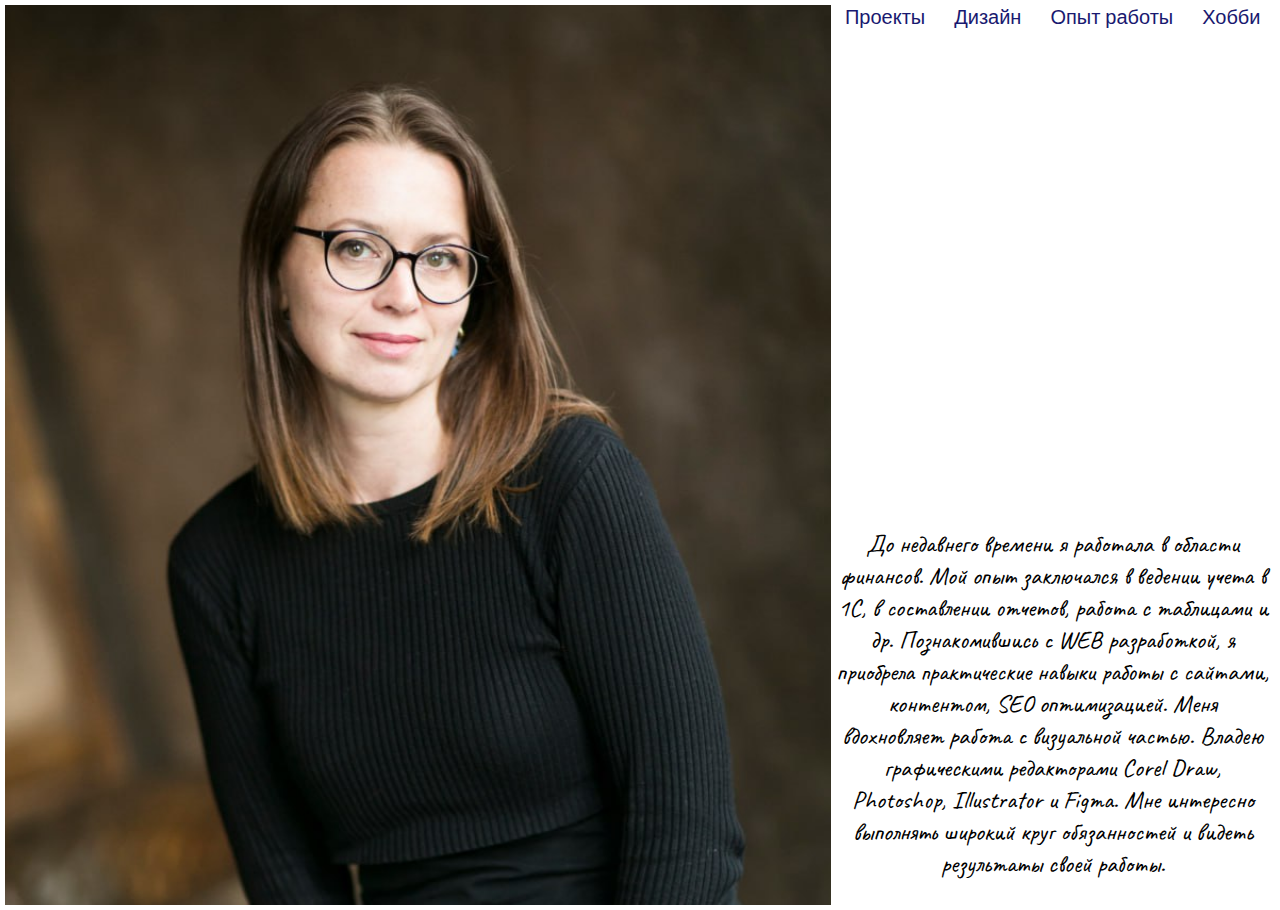
<file: index.html>
<!DOCTYPE html>
<html lang="en">
<head>
    <meta charset="UTF-8">
    <meta name="viewport" content="width=device-width, initial-scale=1.0">
    <link rel="stylesheet" href="style.css">
    <link rel="stylesheet" href="fonts.css">
    <link href="https://fonts.googleapis.com/css2?family=Cabin&family=Chivo:wght@300;400&display=swap" rel="stylesheet">
    <title>about</title>
</head>
<body>
<main id="container">
<div class="photo">
<img class="photo" src="img/Mask group.png" alt="my_photo">
</div>
  <nav>
    <a class="menu" href="projects.html">Проекты</a>
    <a class="menu" href="https://www.behance.net/artdesign_jzorina">Дизайн</a>
    <a class="menu" href="experience.html">Опыт работы</a>
    <a class="menu" href="https://t.me/julia_zorina_art">Хобби</a>
    </nav>
    <div class="cover_letter">
    <p>До недавнего времени я работала в области финансов. Мой опыт заключался в ведении учета в 1С, в составлении отчетов, работа с таблицами и др.  Познакомившись с WEB разработкой, я приобрела практические навыки работы с сайтами, контентом, SEO оптимизацией.
Меня вдохновляет работа с визуальной частью. Владею графическими редакторами Corel Draw, Photoshop, Illustrator и Figma. 
Мне интересно выполнять широкий круг обязанностей и видеть результаты своей работы. 
  <!-- Но, все-таки, я ориентируюсь на <strong>Back-end</strong>, так как в данной области я смогла бы применить свой предыдущий опыт и новые знания в области IT и контента. Мне интересно выполнять широкий круг обязанностей и видеть результаты своей работы. В данный момент изучаю курс контент-менеджмента от Битрикс24.  -->
  </p>
  </div>
</main>
</body>
</html>
</file>
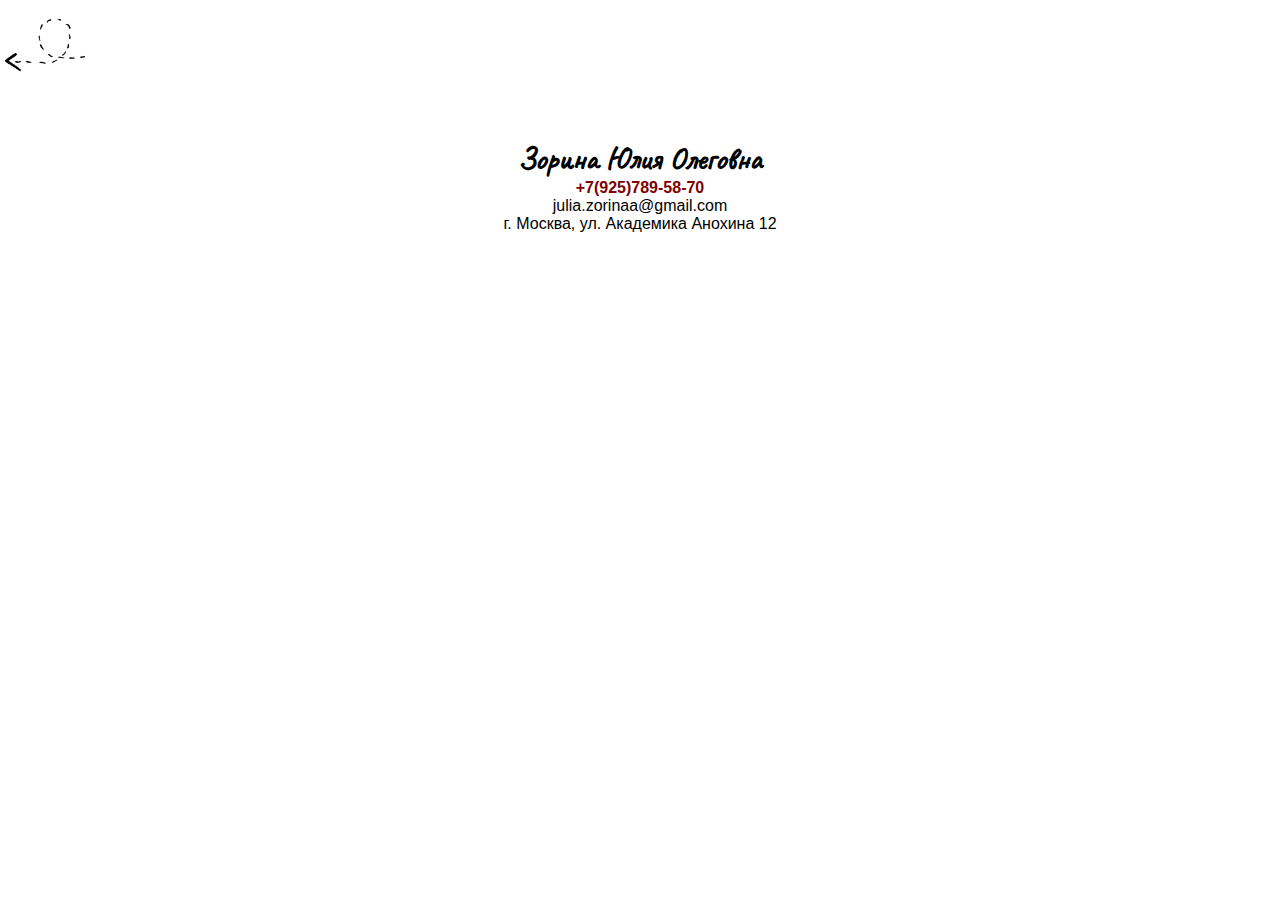
<file: contacts.html>
<!DOCTYPE html>
<html lang="en">
<head>
    <meta charset="UTF-8">
    <meta name="viewport" content="width=device-width, initial-scale=1.0">
    <link rel="stylesheet" href="style.css">
    <link rel="stylesheet" href="fonts.css">
    <title>Document</title>
</head>
<body>
    <a href=" index.html"><img class="logo_2" src="img/pngegg (3).png"></a>
    <main>
    <div class="contacts">
    <h1 class="name">Зорина Юлия Олеговна</h1>
        <div> <strong>+7(925)789-58-70</strong></div>
        <div>julia.zorinaa@gmail.com</div>
        <div>г. Москва, ул. Академика Анохина 12</div>
    </div>
</main>
</body>
</html>
</file>
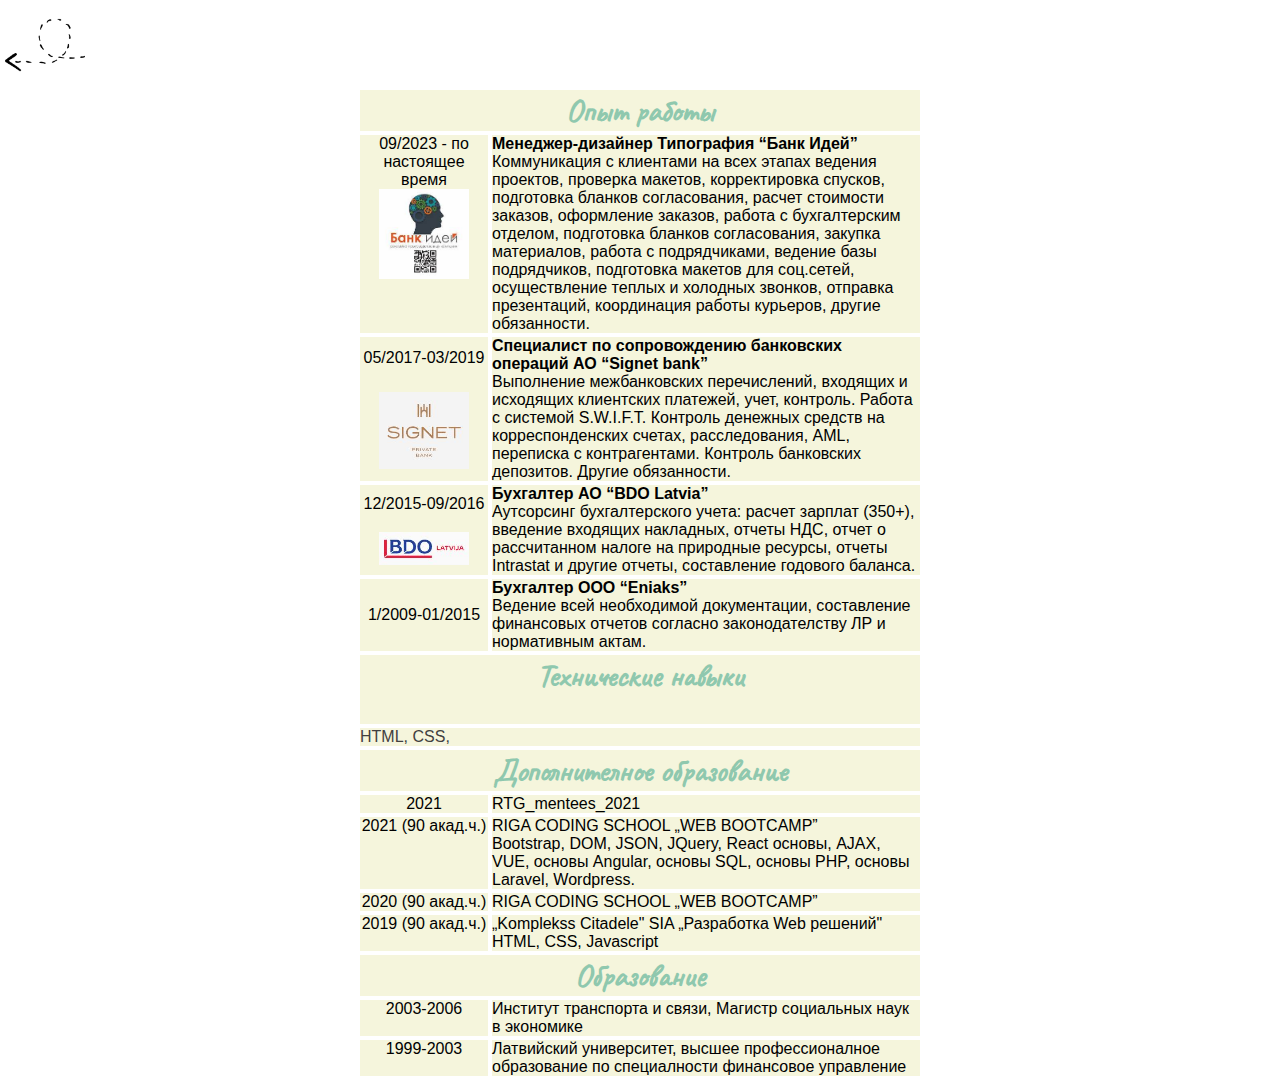
<file: experience.html>
<!DOCTYPE html>
<html lang="en">
<head>
    <meta charset="UTF-8">
    <meta name="viewport" content="width=device-width, initial-scale=1.0">
    <link rel="stylesheet" href="style.css">
    <link rel="stylesheet" href="fonts.css">
    <title>Document</title>
</head>
<body>
<div class="cv">
<a href=" index.html"><img class="logo_2" src="img/pngegg (3).png"></a>
<div id="previous">
        <span class="d_pieredze"> <h1 id="type">Опыт работы</h2></span>
        <span class="date_0">09/2023 - по настоящее время
            <img src="img/загруженное.jpeg" width="70%">
        </span>
        <div class="bankidei">
            <h4> Менеджер-дизайнер Типография “Банк Идей”</h3>
            <span class="resp">
                Коммуникация с клиентами на всех этапах ведения проектов,
                проверка макетов, корректировка спусков, подготовка бланков согласования,
                расчет стоимости заказов, 
                оформление заказов, работа с бухгалтерским отделом,
                подготовка бланков согласования,
                закупка материалов,
                работа с подрядчиками, ведение базы подрядчиков,
                подготовка макетов для соц.сетей, 
                осуществление теплых и холодных звонков, отправка презентаций,
                координация работы курьеров,
                другие обязанности.</span>
        </div>
        <span class="date_1">05/2017-03/2019
            <img src="img/signet.JPG" width="70%">
        </span>
        <div class="signetbank">
            <h4>Специалист по сопровождению банковских операций АО “Signet bank”</h3>
            <span class="resp">Выполнение межбанковских перечислений, входящих и исходящих клиентских платежей, учет, контроль. Работа с системой S.W.I.F.T. Контроль денежных средств на корреспонденских счетах, расследования, AML, переписка с контрагентами. Контроль банковских депозитов. Другие обязанности.</span>
        </div>
        <span class="date_2">12/2015-09/2016
            <img src="img/bdo.JPG" width="70%">
        </span>
        <div class="bdo">
            <h4>Бухгалтер АО “BDO Latvia”</h3>
            <span class="resp">Аутсорсинг бухгалтерского учета: расчет зарплат  (350+), введение входящих накладных, отчеты НДС, отчет о рассчитанном налоге на природные ресурсы, отчеты Intrastat и другие отчеты, составление годового баланса.</span>
        </div>
        <span class="date_3">1/2009-01/2015</span>
        <div class="eniaks">
            <h4>Бухгалтер ООО “Eniaks”</h3>
            <span class="resp">Ведение всей необходимой документации, составление финансовых отчетов согласно законодателству ЛР и нормативным актам.</span>
            </div>
        <span class="date_4">10/2005-11/2009
            <img src="img/bta.JPG" width="70%">
        </span>
        <div class="bta">
        <h4>Специалист финансового департамента САО BTA </h3>
        <span class="resp">Учет кредитов, ведение регистра акционеров, другие обязанности.</span>
        </div>
        <div class="tech"><h1 id="type">Технические навыки</h2></div>
        <div class="skills"> <div class="text">HTML, CSS, Javascript, PHP, SQL, Bootstrap, DOM, JSON, JQuery, основы React, AJAX, основы VUE, основы Angular, основы Laravel, Wordpress, Adobe Photoshop, Figma, GIT, Visual Studio Code, Kentaurs Pro, Zalktis, 1C бухгалтерия, Navision, основы Bitrix24, Яндекс.Директ, Wordstat</div></div>
        <span class="add_educ"><h1 id="type">Дополнителное образование</h2></span>
        <span class="date_5">2021</span>
        <span class="rtg">RTG_mentees_2021</span>
        <span class="date_6">2021 (90  акад.ч.)</span>
        <span class="rcs_2">RIGA CODING SCHOOL „WEB BOOTCAMP”<br>
            Bootstrap, DOM, JSON, JQuery, React основы, AJAX, VUE, основы Angular, основы SQL, основы PHP, основы Laravel, Wordpress.</span>
        <span class="date_7">2020 (90  акад.ч.)</span>
        <span class="rcs_1">RIGA CODING SCHOOL „WEB BOOTCAMP”</span>
        <span class="date_8">2019 (90 акад.ч.)</span>
        <span  class="citadele">„Komplekss Citadele" SIA „Разработка Web решений"<br>
            HTML, CSS, Javascript</span>
        <div class="educ"><h1 id="type">Образование</h2></div>
        <div class="date_9">2003-2006</div>
        <div class="tsi">Институт транспорта и связи, Магистр социальных наук в экономике</div>
        <div class="date_10">1999-2003</div>
        <div class="lu">Латвийский университет, высшее профессионалное образование по специалности финансовое управление</div>
</div><!--close previous -->
</div>
<script src="letters.js"></script>
</body>
</html>
</file>
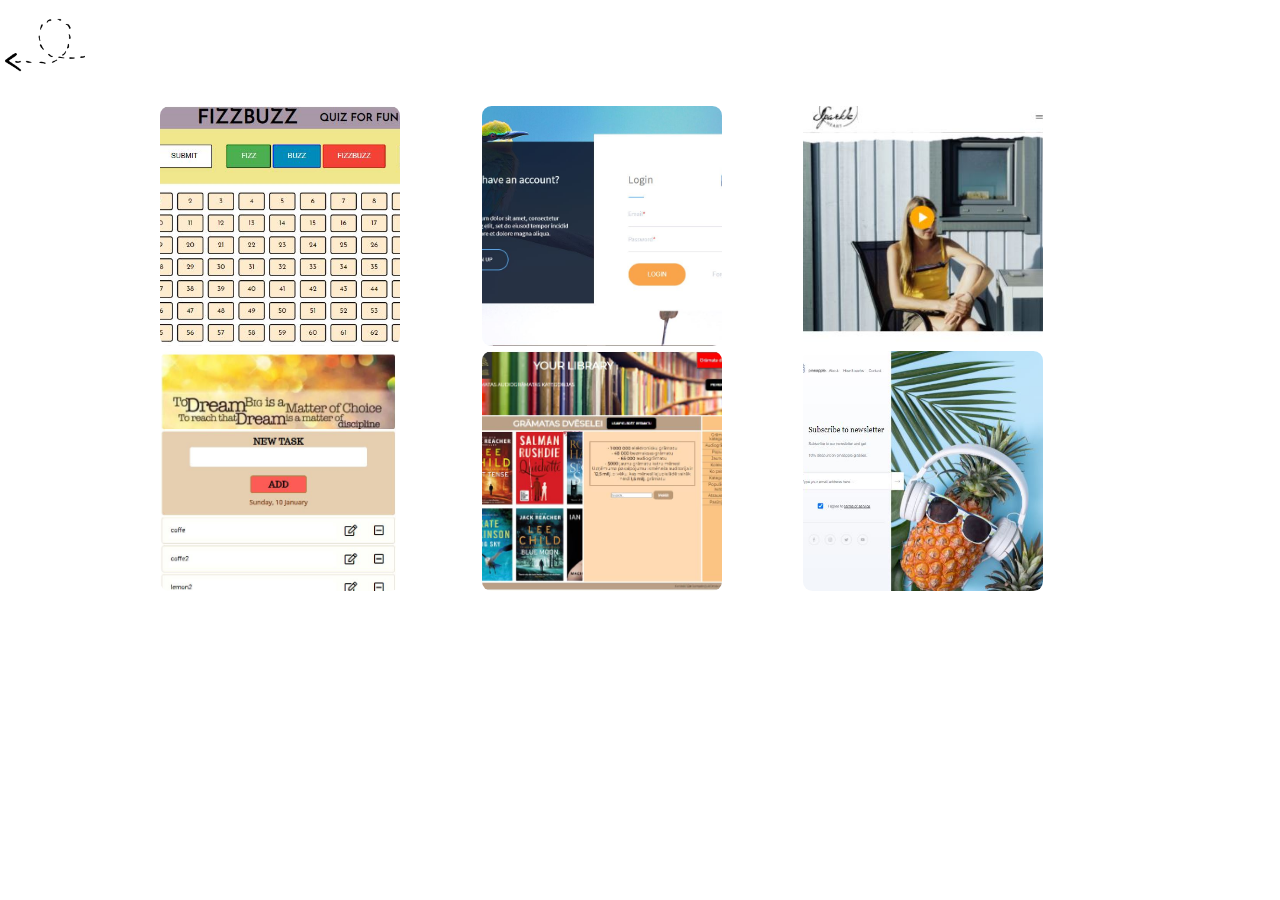
<file: projects.html>
<!DOCTYPE html>
<html lang="en">
<head>
    <meta charset="UTF-8">
    <meta name="viewport" content="width=device-width, initial-scale=1.0">
    <link rel="stylesheet" href="style.css">
    <link rel="stylesheet" href="fonts.css">
    <link rel="preconnect" href="https://fonts.gstatic.com">
    <link href="https://fonts.googleapis.com/css2?family=Mukta:wght@300&display=swap" rel="stylesheet">
    <script type="text/javascript" src="http://yandex.st/jquery/1.4.2/jquery.min.js"></script>
    <script
  src="https://code.jquery.com/jquery-2.1.0.js"
  integrity="sha256-D6d1KSapXjq2tfZ6Ie9AYozkRHyB3fT2ys9mO2+4Wvc="
  crossorigin="anonymous"></script>
    <title>Portfolio</title>
</head>
<body>
    <a href=" index.html"><img class="logo_2" src="img/pngegg (3).png"></a>
    <main class="center"> 
        <div id="portfolio">
            <div class="item_1">
            <a  href="#"><div class="view"><img class="design" src="img/fizzbuzz.JPG" alt="fizzbuzz"></div></a>
            <div class="show"><a href="https://julacha.github.io/darbs_3/" ><div class="desc">Посмотреть</div> </a> </div>
            </div>
            <div class="item_2">
            <a  href="#"><div class="view_2"><img class="design"  src="img/mag.JPG" alt="mag"></div></a>
            <div class="show_2"><a  href="http://w92578ko.beget.tech/" ><div class="desc">Посмотреть</div> </a> </div>
            </div>
            <div class="item_3">
            <a  href="#"><div class="view_3"><img class="design"  src="img/sparkle.JPG" alt="sparkle"></div></a>
            <div class="show_3"><a  href="https://julacha.github.io/Uzdevums_2_Julija_Zorina/"><div class="desc">Посмотреть</div> </a> </div>
            </div>
            <div class="item_4">
            <a  href="#"><div class="view_4"><img class="design"  src="img/todolist.JPG" alt="todolist"></div></a>
            <div class="show_4"><a  href="https://todoexample.000webhostapp.com/"><div class="desc">Посмотреть</div> </a> </div>
            </div>
            <div class="item_5">
                <a  href="#"><div class="view_5"><img class="design"  src="img/item_5.JPG" alt="item_5"></div></a>
                <div class="show_5"><a  href="https://julacha.github.io/Darbs_2/"><div class="desc">Посмотреть</div> </a> </div>
            </div>
            <div class="item_6">
                <a  href="#"><div class="view_6"><img class="design"  src="img/pineapple.JPG" alt="item_6"></div></a>
                <div class="show_6"><a  href="https://julacha.github.io/Web2021/"><div class="desc">Посмотреть</div> </a> </div>
            </div>
        </div>
    </main>
    <script src="script.js"></script>
</body>
</html>
</file>
<file: style.css>
@import url("fonts.css");
body{
    font-family: 'Caveat', cursive;
    margin: 5px;
}
.logo{
    width: 80px;
}
.logo_2{
    width: 80px;
}
main{
    display: flex;
    justify-content: center; 
}
main.center{
    display: flex;
}
#portfolio{
    display:grid;
    grid-template-rows: 1fr 1fr 1fr;
    grid-template-columns: 1fr 1fr 1fr;
    gap:5px;
    font-family: 'Mukta', sans-serif;
    width: 60em;
    height: 31em;
    margin-top: 1em;
    font-family: 'Mukta', sans-serif;
    justify-content: center; 
}
.view .design {
    width: 15em; 
    height: 15em; 
    object-fit: cover;
    display: block;
    border-radius: 4%;
}
.view_2 .design {
    width: 15em; 
    height: 15em; 
    object-fit: cover;
    display: block;
    border-radius: 4%;
    animation: animate_hide 2s;
}
.view_3 .design{
    width: 15em; 
    height: 15em; 
    object-fit: cover;
    display: block;
    border-radius: 4%;
    animation: animate_hide 2s;
}
.view_4 .design{
    width: 15em; 
    height: 15em; 
    object-fit: cover;
    display: block;
    border-radius: 4%;
    animation: animate_hide 2s;
}
.view_5 .design{
    width: 15em; 
    height: 15em; 
    object-fit: cover;
    display: block;
    border-radius: 4%;
    animation: animate_hide 2s;
}
.view_6 .design{
    width: 15em; 
    height: 15em; 
    object-fit: cover;
    display: block;
    border-radius: 4%;
    animation: animate_hide 2s;
}
.fadeout{
    width: 15em; 
    height: 15em; 
    object-fit: cover;
    display: block;
    border-radius: 4%;
    animation: animate_hide 2s;
}
@keyframes animate_hide {
    0%   {opacity: 0.2;}
    100% {opacity: 100;}
}
.fadein{
    width: 15em; 
    height: 15em;
    background-color: darkslategrey;
    display: none;
    justify-content: center;
    align-items: center;
    border-radius: 4%;
    animation: animate_show 2s;
    animation-fill-mode: forwards;
}
@keyframes animate_show{
    0%   {opacity: 0.2;}
    100% {opacity: 100;}
}
.show a{
    width: 15em; 
    height: 15em;
    background-color: darkslategrey;
    display: none;
    justify-content: center;
    align-items: center;
    border-radius: 4%;
}
.show_2 a{
    width: 15em; 
    height: 15em;
    background-color: darkslategrey;
    display: none;
    justify-content: center;
    align-items: center;
    border-radius: 4%;
}
.show_3 a{
    width: 15em; 
    height: 15em;
    background-color: darkslategrey;
    display: none;
    justify-content: center;
    align-items: center;
    border-radius: 4%;
}
.show_4 a{
    width: 15em; 
    height: 15em;
    background-color: darkslategrey;
    display: none;
    justify-content: center;
    align-items: center;
    position: relative;
    border-radius: 4%;
}
.show_5 a{
    width: 15em; 
    height: 15em;
    background-color: darkslategrey;
    display: none;
    justify-content: center;
    align-items: center;
    position: relative;
    border-radius: 4%;
}
.show_6 a{
    width: 15em; 
    height: 15em;
    background-color: darkslategrey;
    display: none;
    justify-content: center;
    align-items: center;
    position: relative;
    border-radius: 4%;
}
.active{
    width: 15em; 
    height: 15em;
    background-image:linear-gradient(
        rgba(25, 77, 102, 0.45),
        rgba(25, 77, 102, 0.45)),
    url(img/fizzbuzz.JPG);
    background-size: cover;
    background-repeat: no-repeat;
    display: flex;
    justify-content: center;
    align-items: center;
    border-radius: 4%;
}
.active_2{
    width: 15em; 
    height: 15em;
    background-image:linear-gradient(
        rgba(25, 77, 102, 0.45),
        rgba(25, 77, 102, 0.45)),
    url(img/mag.JPG);
    background-size: cover;
    background-repeat: no-repeat;
    display: flex;
    justify-content: center;
    align-items: center;
    border-radius: 4%;
    animation: animate_show 2s;
    animation-fill-mode: forwards;
}
.active_3{
    width: 15em; 
    height: 15em;
    background-image:linear-gradient(
        rgba(25, 77, 102, 0.45),
        rgba(25, 77, 102, 0.45)),
    url(img/sparkle.JPG);
    background-size: cover;
    background-repeat: no-repeat;
    display: flex;
    justify-content: center;
    align-items: center;
    border-radius: 4%;
    animation: animate_show 2s;
    animation-fill-mode: forwards;
}
.active_4{
    width: 15em; 
    height: 15em;
    background-image:linear-gradient(
        rgba(25, 77, 102, 0.45),
        rgba(25, 77, 102, 0.45)),
    url(img/todolist.JPG);
    background-size: cover;
    background-repeat: no-repeat;
    display: flex;
    justify-content: center;
    align-items: center;
    border-radius: 4%;
    animation: animate_show 2s;
    animation-fill-mode: forwards;
}
.active_5{
    width: 15em; 
    height: 15em;
    background-image:linear-gradient(
        rgba(25, 77, 102, 0.45),
        rgba(25, 77, 102, 0.45)),
    url(img/item_5.JPG);
    background-size: cover;
    background-repeat: no-repeat;
    display: flex;
    justify-content: center;
    align-items: center;
    border-radius: 4%;
    animation: animate_show 2s;
    animation-fill-mode: forwards;
}
.active_6{
    width: 15em; 
    height: 15em;
    background-image:linear-gradient(
        rgba(25, 77, 102, 0.45),
        rgba(25, 77, 102, 0.45)),
    url(img/pineapple.JPG);
    background-size: cover;
    background-repeat: no-repeat;
    display: flex;
    justify-content: center;
    align-items: center;
    border-radius: 4%;
    animation: animate_show 2s;
    animation-fill-mode: forwards;
}
a   {
    text-decoration: none;
}
a .desc{
    display: flex;
    width: 10em; 
    height: 3em;
    background-color: white;
    border-radius: 25px;
    justify-content: center;
    align-items: center; 
    color: rgb(17, 27, 27);
}
.item_1{
    grid-area: 1/1/2/2;
}
.item_2{
    grid-area: 1/2/2/3;
}
.item_3{
    grid-area: 1/3/2/4;
}
.item_4{
    grid-area: 2/1/3/2;
}
.item_5{
    grid-area: 2/2/3/3;
}
.item_6{
    grid-area: 2/3/3/4;
}
.frame{
    width: 40em;
    height: 27.5em;
    margin: auto;
    background-image:linear-gradient(rgba(253, 252, 234, 0.1), rgba(252, 252, 252, 0.1)),url(img/bg_2.jpg);
    display: flex;
    justify-content: center;
    align-items: center;
}
#container{
    display: grid;
    grid-template-rows: 30px 1fr;
    grid-template-columns: 65% 35%;
}
.cover_letter{
    grid-area: 2/2/3/3;
    display: flex;
    align-items: flex-end;
}
p{
    font-family: 'Caveat', cursive;
    font-size: 25px;
    margin-right: 5px;
    margin-left: 5px;
    text-align: center;
} 
a .inst{
    text-decoration:none;
}
a.inst:-webkit-any-link {
    color: darkolivegreen;
}
.photo{
    grid-area: 1/1/3/2;
    /* background-image: url(img/P1015880.JPG);
    background-size: cover;
    background-repeat: no-repeat; */
    width: 100%;
    object-fit: cover;
    object-position: center;
    height: 100vh;
}
nav{
    grid-area: 1/2/2/3;
    display: flex;
    justify-content: space-around;
    height: auto;
    /* align-items: center; */
}
nav a{
    font-family: 'Chivo', sans-serif;
    font-size: 20px;
}
a .menu{
    /*20px*/
    text-decoration: none;
}

a.menu:-webkit-any-link {
    color: midnightblue;
}
a.menu:hover:-webkit-any-link{
    color:darkred;
}
strong{
    color:maroon;
}
#type{
    font-family: 'Caveat', cursive; 
    color: #8fc8ae; 
    display: flex;
    justify-content: center;
}
h1.name{
    font-family: 'Caveat', cursive;
}
h1{
    margin: 0;
}
h4{
    margin: 0;
}
#previous{
    margin: auto;
    display:grid;
    width: 35em;
    grid-template-rows: repeat (15, 1fr);
    grid-template-columns: 8em 1fr;
    font-family: 'Mukta', sans-serif;
    gap: 4px;
}
.d_pieredze{
    grid-area: 1/1/2/3;
    background-color: beige;
}
.date_0{
    grid-area: 2/1/3/2;
    background-color: beige;
    display:inline-flex;
    flex-direction: column;
    /*justify-content: space-around;*/
    align-items: center;
    text-align: center;
    justify-content: flex-start;
}
.date_1{
    grid-area: 3/1/4/2;
    background-color: beige;
    display:inline-flex;
    flex-direction: column;
    justify-content: space-around;
    align-items: center;
}
.bankidei{
grid-area: 2/2/3/3;
background-color: beige;
}
.signetbank{
    grid-area: 3/2/4/3;
    background-color: beige;
}
.date_2{
    grid-area: 4/1/5/2;
    background-color:beige;
    display:inline-flex;
    flex-direction: column;
    justify-content: space-around;
    align-items: center;
}
.bdo{
    grid-area: 4/2/5/3;
    background-color: beige;
}
.date_3{
    grid-area: 5/1/6/2;
    background-color: beige;
    display:inline-flex;
    flex-direction: column;
    justify-content: space-around;
    align-items: center;
}
.eniaks{
    grid-area: 5/2/6/3;
    background-color: beige;
}
.date_4{
    grid-area: 6/1/7/2;
    background-color: beige;
    display:inline-flex;
    flex-direction: column;
    justify-content: space-around;
    align-items: center;
}
.bta{
    grid-area: 6/2/7/3;
    background-color:beige;
}
.tech{
    grid-area: 6/1/7/3;
    background-color: beige;;
}
.skills{
    grid-area: 7/1/8/3;
    background-color: beige;
}
.add_educ{
    grid-area: 8/1/9/3;
    background-color: beige;
}
.date_5{
    grid-area: 9/1/10/2;
    background-color: beige;
    display: flex;
    justify-content: center;
    text-align: center;
}
.rtg{
    grid-area: 9/2/10/3;
    background-color: beige;
}
.date_6{
    grid-area: 10/1/11/2;
    background-color: beige;
    display: flex;
    justify-content: center;
    text-align: center;
}
.rcs_2{
    grid-area: 10/2/11/3;
    background-color: beige;
}
.date_7{
    grid-area: 11/1/12/2;
    background-color: beige;
    display: flex;
    justify-content: center;
    text-align: center;
}
.rcs_1{
    grid-area: 11/2/12/3;
    background-color: beige;
}
.date_8{
    grid-area: 12/1/13/2;
    background-color: beige;
    display: flex;
    justify-content: center;
    text-align: center; 
}
.citadele{
    grid-area: 12/2/13/3;
    background-color: beige;
}
.educ{
    grid-area: 13/1/14/3;
    background-color: beige;

}
.date_9{
    grid-area: 14/1/15/2;
    background-color: beige;
    display: flex;
    justify-content: center;
}
.tsi{
    grid-area: 14/2/15/3;
    background-color: beige;
}
.date_10{
    grid-area: 15/1/16/2;
    background-color: beige;
    display: flex;
    justify-content: center;
}
.lu{
    grid-area: 15/2/16/3;
    background-color:beige;
}
.resp{
    display: inline;
}
.contacts{
    font-family: 'Mukta', sans-serif;
    display: flex;
    text-align: center;
    flex-direction: column;
    padding: 3em;
    /* background-image:linear-gradient(rgba(253, 252, 234, 0.1), rgba(252, 252, 252, 0.1)),url(img/bg_2.jpg); */
    animation: contacts 3s linear alternate;
    animation-fill-mode:forwards;
}

@keyframes contacts {
    0% {
        background: beige;
    }

    100% {
        background-image:linear-gradient(rgba(253, 252, 234, 0.1), rgba(252, 252, 252, 0.1)),url(img/bg_2.jpg);
    }
} 
.wave {
    color: #414040;
    animation: 0.5s color infinite;
}

@keyframes color {
    50% {
    color: #559777;
    }
}

@media (max-width: 1024px){
    #portfolio{
        display:grid;
        grid-template-rows: 15em 15em 15em;
        grid-template-columns: 15em 15em;
    }
    .item_1{
        grid-area: 1/1/2/2;
    }
    .item_2{
        grid-area: 1/2/2/3;
    }
    .item_3{
        grid-area: 2/1/3/2;
    }
    .item_4{
        grid-area: 2/2/3/3;
    }
    .item_5{
        grid-area: 3/1/4/2;
    }
    .item_6{
        grid-area: 3/2/4/3;
    }
    #container{
        display:grid;
        grid-template-rows: 30px 1fr auto;
        grid-template-columns: 1fr; 
    }
    nav{
        grid-area: 1/1/2/2;
    }
    nav a{
        font-family: 'Chivo', sans-serif;
        font-size: 1.95vw;
    }
    .cover_letter{
        grid-area: 3/1/4/2;
    }
    p{
        font-size: 2.85vw; 
    } 
    .photo{
        grid-area: 2/1/3/2;
        /* background-image: url(img/P1015880.JPG); */
        /* background-size: cover;
        background-repeat: no-repeat; */
        width: 100%;
        object-fit: cover;
        object-position: center;
        margin-left: 5px;
        height: auto;
    }
}
</file>
<file: fonts.css>
/* cyrillic-ext */
@font-face {
  font-family: 'Caveat';
  font-style: normal;
  font-weight: 400;
  src: url(Caveat/static/Caveat-Regular.ttf);
}
/* cyrillic */
@font-face {
  font-family: 'Caveat';
  font-style: normal;
  font-weight: 400;
  src: url(Caveat/static/Caveat-Regular.ttf);
}
/* latin-ext */
@font-face {
  font-family: 'Caveat';
  font-style: normal;
  font-weight: 400;
  src: url(Caveat/static/Caveat-Regular.ttf);
}
/* latin */
@font-face {
  font-family: 'Caveat';
  font-style: normal;
  font-weight: 400;
  src: url(Caveat/static/Caveat-Regular.ttf);
}
</file>
